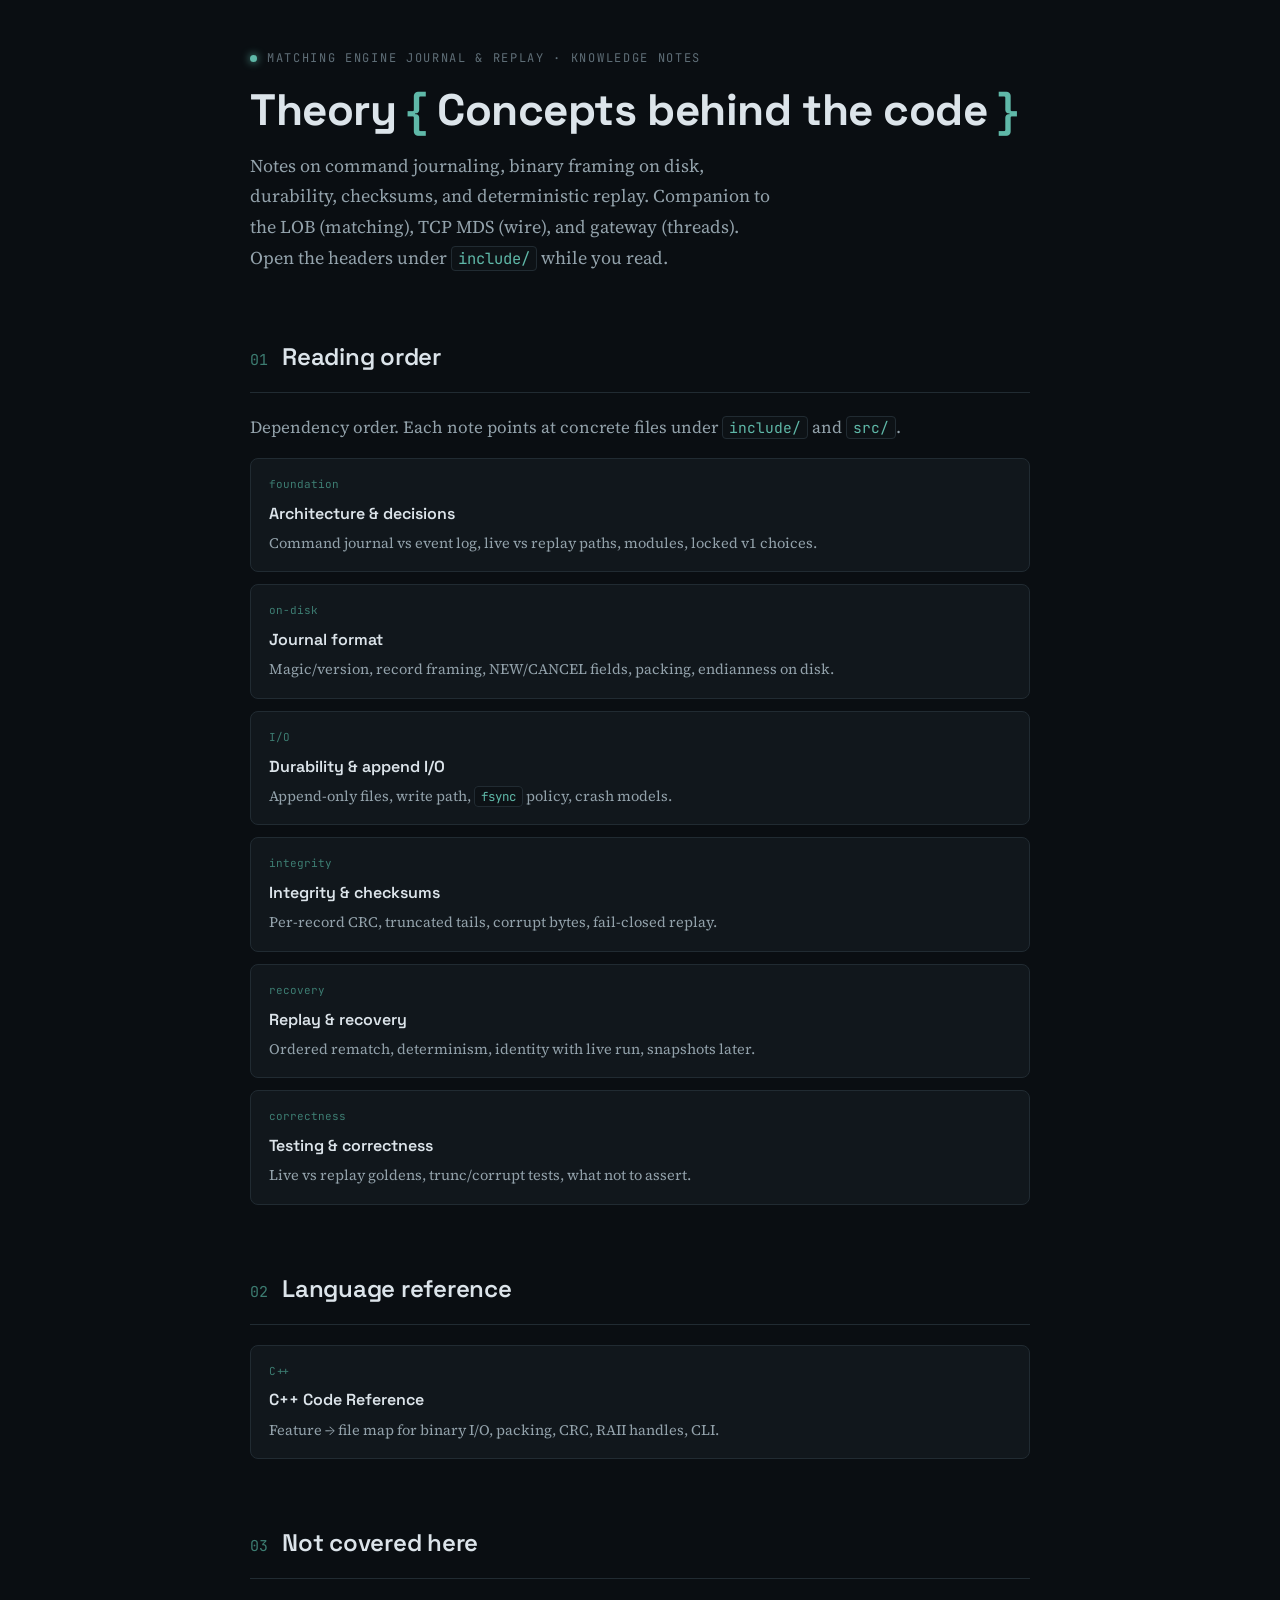
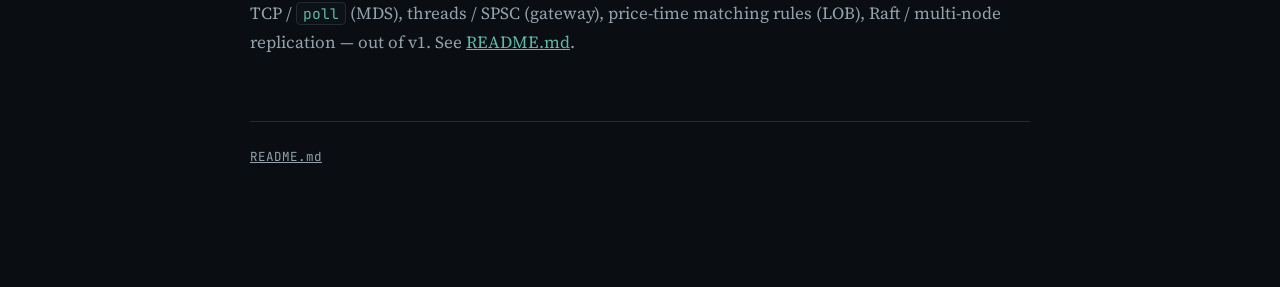
<file: theory/index.html>
<!DOCTYPE html>
<html lang="en">
<head>
<meta charset="UTF-8">
<meta name="viewport" content="width=device-width, initial-scale=1.0">
<title>Theory Notes — Matching Engine Journal &amp; Replay</title>
<link rel="preconnect" href="https://fonts.googleapis.com">
<link href="https://fonts.googleapis.com/css2?family=Space+Grotesk:wght@400;500;600;700&family=Source+Serif+4:opsz,wght@8..60,400;8..60,500;8..60,600&family=JetBrains+Mono:wght@400;500;600&display=swap" rel="stylesheet">
<link rel="stylesheet" href="theory.css">
</head>
<body>
<div class="layout" style="grid-template-columns: minmax(0, 780px);">
  <main>
    <header class="hero">
      <span class="eyebrow">Matching Engine Journal &amp; Replay · Knowledge notes</span>
      <h1 class="title">Theory <span class="brace">{</span> Concepts behind the code <span class="brace">}</span></h1>
      <p class="subtitle">Notes on command journaling, binary framing on disk, durability, checksums, and deterministic replay. Companion to the LOB (matching), TCP MDS (wire), and gateway (threads). Open the headers under <code class="inline">include/</code> while you read.</p>
    </header>

    <section>
      <div class="section-head"><span class="idx">01</span><h2>Reading order</h2></div>
      <p class="dim">Dependency order. Each note points at concrete files under <code class="inline">include/</code> and <code class="inline">src/</code>.</p>
      <ol class="index-list">
        <li>
          <a href="Theory_Architecture.html">
            <span class="order">foundation</span>
            <div class="name">Architecture &amp; decisions</div>
            <p class="desc">Command journal vs event log, live vs replay paths, modules, locked v1 choices.</p>
          </a>
        </li>
        <li>
          <a href="Theory_Journal_Format.html">
            <span class="order">on-disk</span>
            <div class="name">Journal format</div>
            <p class="desc">Magic/version, record framing, NEW/CANCEL fields, packing, endianness on disk.</p>
          </a>
        </li>
        <li>
          <a href="Theory_Durability_And_IO.html">
            <span class="order">I/O</span>
            <div class="name">Durability &amp; append I/O</div>
            <p class="desc">Append-only files, write path, <code class="inline">fsync</code> policy, crash models.</p>
          </a>
        </li>
        <li>
          <a href="Theory_Integrity.html">
            <span class="order">integrity</span>
            <div class="name">Integrity &amp; checksums</div>
            <p class="desc">Per-record CRC, truncated tails, corrupt bytes, fail-closed replay.</p>
          </a>
        </li>
        <li>
          <a href="Theory_Replay_And_Recovery.html">
            <span class="order">recovery</span>
            <div class="name">Replay &amp; recovery</div>
            <p class="desc">Ordered rematch, determinism, identity with live run, snapshots later.</p>
          </a>
        </li>
        <li>
          <a href="Theory_Testing_And_Correctness.html">
            <span class="order">correctness</span>
            <div class="name">Testing &amp; correctness</div>
            <p class="desc">Live vs replay goldens, trunc/corrupt tests, what not to assert.</p>
          </a>
        </li>
      </ol>
    </section>

    <section>
      <div class="section-head"><span class="idx">02</span><h2>Language reference</h2></div>
      <ol class="index-list">
        <li>
          <a href="Theory_CodeRef.html">
            <span class="order">C++</span>
            <div class="name">C++ Code Reference</div>
            <p class="desc">Feature → file map for binary I/O, packing, CRC, RAII handles, CLI.</p>
          </a>
        </li>
      </ol>
    </section>

    <section>
      <div class="section-head"><span class="idx">03</span><h2>Not covered here</h2></div>
      <p class="dim">TCP / <code class="inline">poll</code> (MDS), threads / SPSC (gateway), price-time matching rules (LOB), Raft / multi-node replication — out of v1. See <a href="../README.md">README.md</a>.</p>
    </section>

    <footer>
      <a href="../README.md">README.md</a>
    </footer>
  </main>
</div>
</body>
</html>
</file>
<file: theory/theory.css>
/* Shared styles for theory knowledge notes — Matching Engine Journal & Replay */

:root {
  --bg: #0a0e12;
  --bg-raised: #0d1216;
  --panel: #11171c;
  --panel-border: #212b32;
  --text: #dce4ea;
  --text-dim: #93a2ab;
  --text-faint: #5f6e77;
  --acquire: #5fb8a8;
  --acquire-dim: #3d7d72;
  --release: #d98a5f;
  --warn: #e0b15c;
  --danger: #d97070;
  --serif: "Source Serif 4", Georgia, serif;
  --sans: "Space Grotesk", system-ui, sans-serif;
  --mono: "JetBrains Mono", "SF Mono", Consolas, monospace;
}

* { box-sizing: border-box; }
html { scroll-behavior: smooth; }
body {
  margin: 0;
  background: var(--bg);
  color: var(--text);
  font-family: var(--serif);
  font-size: 17px;
  line-height: 1.7;
  -webkit-font-smoothing: antialiased;
}
a { color: var(--acquire); }

.layout {
  display: grid;
  grid-template-columns: 250px minmax(0, 780px);
  justify-content: center;
  gap: 56px;
  max-width: 1180px;
  margin: 0 auto;
  padding: 48px 24px 120px;
}

nav.toc {
  position: sticky;
  top: 32px;
  align-self: start;
  font-family: var(--sans);
  font-size: 13px;
}
nav.toc .toc-label {
  color: var(--text-faint);
  text-transform: uppercase;
  letter-spacing: 0.12em;
  font-size: 11px;
  margin-bottom: 14px;
  display: block;
}
nav.toc .back {
  display: block;
  margin-bottom: 18px;
  color: var(--text-dim);
  text-decoration: none;
  font-size: 12px;
}
nav.toc .back:hover { color: var(--acquire); }
nav.toc ol {
  list-style: none;
  margin: 0;
  padding: 0;
  border-left: 1px solid var(--panel-border);
}
nav.toc li { margin: 0; }
nav.toc a {
  display: block;
  padding: 7px 0 7px 16px;
  color: var(--text-dim);
  text-decoration: none;
  border-left: 2px solid transparent;
  margin-left: -1px;
  transition: color 0.15s ease, border-color 0.15s ease;
}
nav.toc a:hover { color: var(--text); }
nav.toc a.active {
  color: var(--acquire);
  border-left-color: var(--acquire);
}
nav.toc .num {
  color: var(--text-faint);
  font-variant-numeric: tabular-nums;
  margin-right: 6px;
}

main { min-width: 0; }

header.hero { margin-bottom: 64px; }
.eyebrow {
  font-family: var(--mono);
  font-size: 12px;
  letter-spacing: 0.14em;
  text-transform: uppercase;
  color: var(--text-faint);
  display: flex;
  align-items: center;
  gap: 10px;
  margin-bottom: 18px;
}
.eyebrow::before {
  content: "";
  width: 7px;
  height: 7px;
  border-radius: 50%;
  background: var(--acquire);
  box-shadow: 0 0 8px var(--acquire);
}
h1.title {
  font-family: var(--sans);
  font-weight: 700;
  font-size: clamp(28px, 4.5vw, 44px);
  line-height: 1.1;
  margin: 0 0 16px;
  letter-spacing: -0.01em;
}
h1.title .brace { color: var(--acquire); }
p.subtitle {
  font-size: 18px;
  color: var(--text-dim);
  max-width: 58ch;
  margin: 0 0 28px;
}

.lifecycle,
.diagram {
  background: var(--panel);
  border: 1px solid var(--panel-border);
  border-radius: 10px;
  padding: 28px 24px 20px;
}
.lifecycle svg,
.diagram svg { display: block; width: 100%; height: auto; }
.lifecycle-caption,
.diagram-caption {
  font-family: var(--mono);
  font-size: 12.5px;
  color: var(--text-faint);
  margin-top: 14px;
  text-align: center;
}
.lifecycle-caption b,
.diagram-caption b {
  color: var(--text-dim);
  font-weight: 500;
}

section {
  margin-bottom: 64px;
  scroll-margin-top: 32px;
}
.section-head {
  display: flex;
  align-items: baseline;
  gap: 14px;
  margin-bottom: 20px;
  padding-bottom: 14px;
  border-bottom: 1px solid var(--panel-border);
}
.section-head .idx {
  font-family: var(--mono);
  color: var(--acquire-dim);
  font-size: 15px;
}
h2 {
  font-family: var(--sans);
  font-weight: 600;
  font-size: 24px;
  margin: 0;
  letter-spacing: -0.01em;
}
h3 {
  font-family: var(--sans);
  font-weight: 600;
  font-size: 17px;
  margin: 28px 0 10px;
  color: var(--text);
}
p { margin: 0 0 16px; color: var(--text); }
p.dim { color: var(--text-dim); }
ul, ol.plain { margin: 0 0 16px; padding-left: 22px; }
li { margin-bottom: 8px; }
strong { color: #fff; font-weight: 600; }
code.inline {
  font-family: var(--mono);
  font-size: 0.86em;
  background: var(--bg-raised);
  border: 1px solid var(--panel-border);
  padding: 1px 6px;
  border-radius: 4px;
  color: var(--acquire);
}

.card {
  background: var(--panel);
  border: 1px solid var(--panel-border);
  border-left: 3px solid var(--acquire);
  border-radius: 8px;
  padding: 16px 20px;
  margin: 20px 0;
  font-size: 15.5px;
}
.card.warn { border-left-color: var(--warn); }
.card.danger { border-left-color: var(--danger); }
.card .card-label {
  font-family: var(--sans);
  font-weight: 600;
  font-size: 12px;
  text-transform: uppercase;
  letter-spacing: 0.08em;
  color: var(--acquire);
  margin-bottom: 6px;
  display: block;
}
.card.warn .card-label { color: var(--warn); }
.card.danger .card-label { color: var(--danger); }
.card p:last-child { margin-bottom: 0; }

.code-wrap {
  margin: 18px 0 22px;
  border-radius: 8px;
  overflow: hidden;
  border: 1px solid var(--panel-border);
  background: var(--bg-raised);
}
.code-bar {
  display: flex;
  align-items: center;
  justify-content: space-between;
  padding: 8px 14px;
  background: #0c1115;
  border-bottom: 1px solid var(--panel-border);
  font-family: var(--mono);
  font-size: 12px;
  color: var(--text-faint);
}
.copy-btn {
  background: transparent;
  border: 1px solid var(--panel-border);
  color: var(--text-faint);
  font-family: var(--mono);
  font-size: 11px;
  padding: 3px 9px;
  border-radius: 5px;
  cursor: pointer;
}
.copy-btn:hover { color: var(--text); border-color: var(--text-faint); }
pre { margin: 0; padding: 16px 18px; overflow-x: auto; }
code { font-family: var(--mono); font-size: 13.5px; line-height: 1.6; }
.hljs-keyword, .hljs-built_in { color: var(--acquire); }
.hljs-string { color: var(--release); }
.hljs-comment { color: var(--text-faint); font-style: italic; }
.hljs-number { color: var(--warn); }
.hljs-title.function_, .hljs-title.class_, .hljs-type { color: #8fc5e8; }
.hljs-literal { color: var(--warn); }
.hljs-params { color: var(--text); }

table {
  width: 100%;
  border-collapse: collapse;
  margin: 18px 0 22px;
  font-size: 14.5px;
  font-family: var(--sans);
}
th, td {
  text-align: left;
  padding: 10px 14px;
  border-bottom: 1px solid var(--panel-border);
}
th {
  color: var(--text-faint);
  font-weight: 600;
  font-size: 12px;
  text-transform: uppercase;
  letter-spacing: 0.06em;
}
td { color: var(--text-dim); }
td code.inline { font-size: 12.5px; }
tr:last-child td { border-bottom: none; }

.qa {
  border: 1px solid var(--panel-border);
  border-radius: 8px;
  margin-bottom: 14px;
  overflow: hidden;
  background: var(--panel);
}
.qa .q {
  display: flex;
  gap: 12px;
  padding: 14px 18px;
  font-family: var(--sans);
  font-weight: 600;
  font-size: 15px;
  color: var(--text);
}
.qa .q .tag {
  font-family: var(--mono);
  font-weight: 400;
  color: var(--acquire);
  flex-shrink: 0;
}
.qa .a {
  padding: 0 18px 16px 48px;
  color: var(--text-dim);
  font-size: 15px;
}
.qa .a p { margin-bottom: 10px; }
.qa .a p:last-child { margin-bottom: 0; }
.qa .a ul { margin: 0 0 10px; padding-left: 20px; }
.qa .a li { margin-bottom: 4px; color: var(--text-dim); }

/* Collapsible interview prep Q&A */
details.qa > summary.q {
  list-style: none;
  cursor: pointer;
  align-items: flex-start;
}
details.qa > summary.q::-webkit-details-marker { display: none; }
details.qa > summary.q::after {
  content: "+";
  margin-left: auto;
  font-family: var(--mono);
  color: var(--text-faint);
  font-weight: 400;
  flex-shrink: 0;
}
details.qa[open] > summary.q::after { content: "−"; }
details.qa > summary.q:hover { background: var(--bg-raised); }
.prep-hint {
  font-family: var(--mono);
  font-size: 12px;
  color: var(--text-faint);
  margin: -8px 0 20px;
}
.prep-controls {
  display: flex;
  flex-wrap: wrap;
  gap: 10px;
  margin: 0 0 28px;
  font-family: var(--sans);
}
.prep-controls button {
  background: var(--panel);
  border: 1px solid var(--panel-border);
  color: var(--text-dim);
  font-family: var(--mono);
  font-size: 12px;
  padding: 6px 12px;
  border-radius: 6px;
  cursor: pointer;
}
.prep-controls button:hover {
  color: var(--text);
  border-color: var(--acquire-dim);
}

.pitfall {
  display: flex;
  gap: 14px;
  padding: 14px 0;
  border-bottom: 1px solid var(--panel-border);
}
.pitfall:last-child { border-bottom: none; }
.pitfall .icon {
  font-family: var(--mono);
  color: var(--danger);
  font-size: 14px;
  flex-shrink: 0;
  padding-top: 2px;
}
.pitfall h4 {
  margin: 0 0 4px;
  font-family: var(--sans);
  font-size: 15px;
  color: var(--text);
}
.pitfall p { margin: 0; font-size: 14.5px; color: var(--text-dim); }

/* Index page */
.index-list { list-style: none; margin: 0; padding: 0; }
.index-list li {
  margin: 0 0 12px;
  border: 1px solid var(--panel-border);
  border-radius: 8px;
  background: var(--panel);
}
.index-list a {
  display: block;
  padding: 16px 18px;
  text-decoration: none;
  color: inherit;
}
.index-list a:hover { border-color: var(--acquire-dim); }
.index-list .name {
  font-family: var(--sans);
  font-weight: 600;
  font-size: 16px;
  color: var(--text);
  margin-bottom: 4px;
}
.index-list .desc {
  font-size: 14.5px;
  color: var(--text-dim);
  margin: 0;
}
.index-list .order {
  font-family: var(--mono);
  font-size: 11px;
  color: var(--acquire-dim);
  margin-bottom: 6px;
  display: block;
}

footer {
  margin-top: 60px;
  padding-top: 24px;
  border-top: 1px solid var(--panel-border);
  font-family: var(--mono);
  font-size: 12.5px;
  color: var(--text-faint);
}
footer a { color: var(--text-dim); }

@media (max-width: 880px) {
  .layout {
    grid-template-columns: 1fr;
    padding: 28px 18px 80px;
    gap: 0;
  }
  nav.toc {
    position: static;
    margin-bottom: 36px;
    padding-bottom: 20px;
    border-bottom: 1px solid var(--panel-border);
  }
  nav.toc ol {
    display: flex;
    flex-wrap: wrap;
    gap: 4px 0;
    border-left: none;
  }
  nav.toc li { width: 50%; }
  nav.toc a { border-left: none; padding: 5px 0; }
  .qa .a { padding-left: 18px; }
}
</file>
